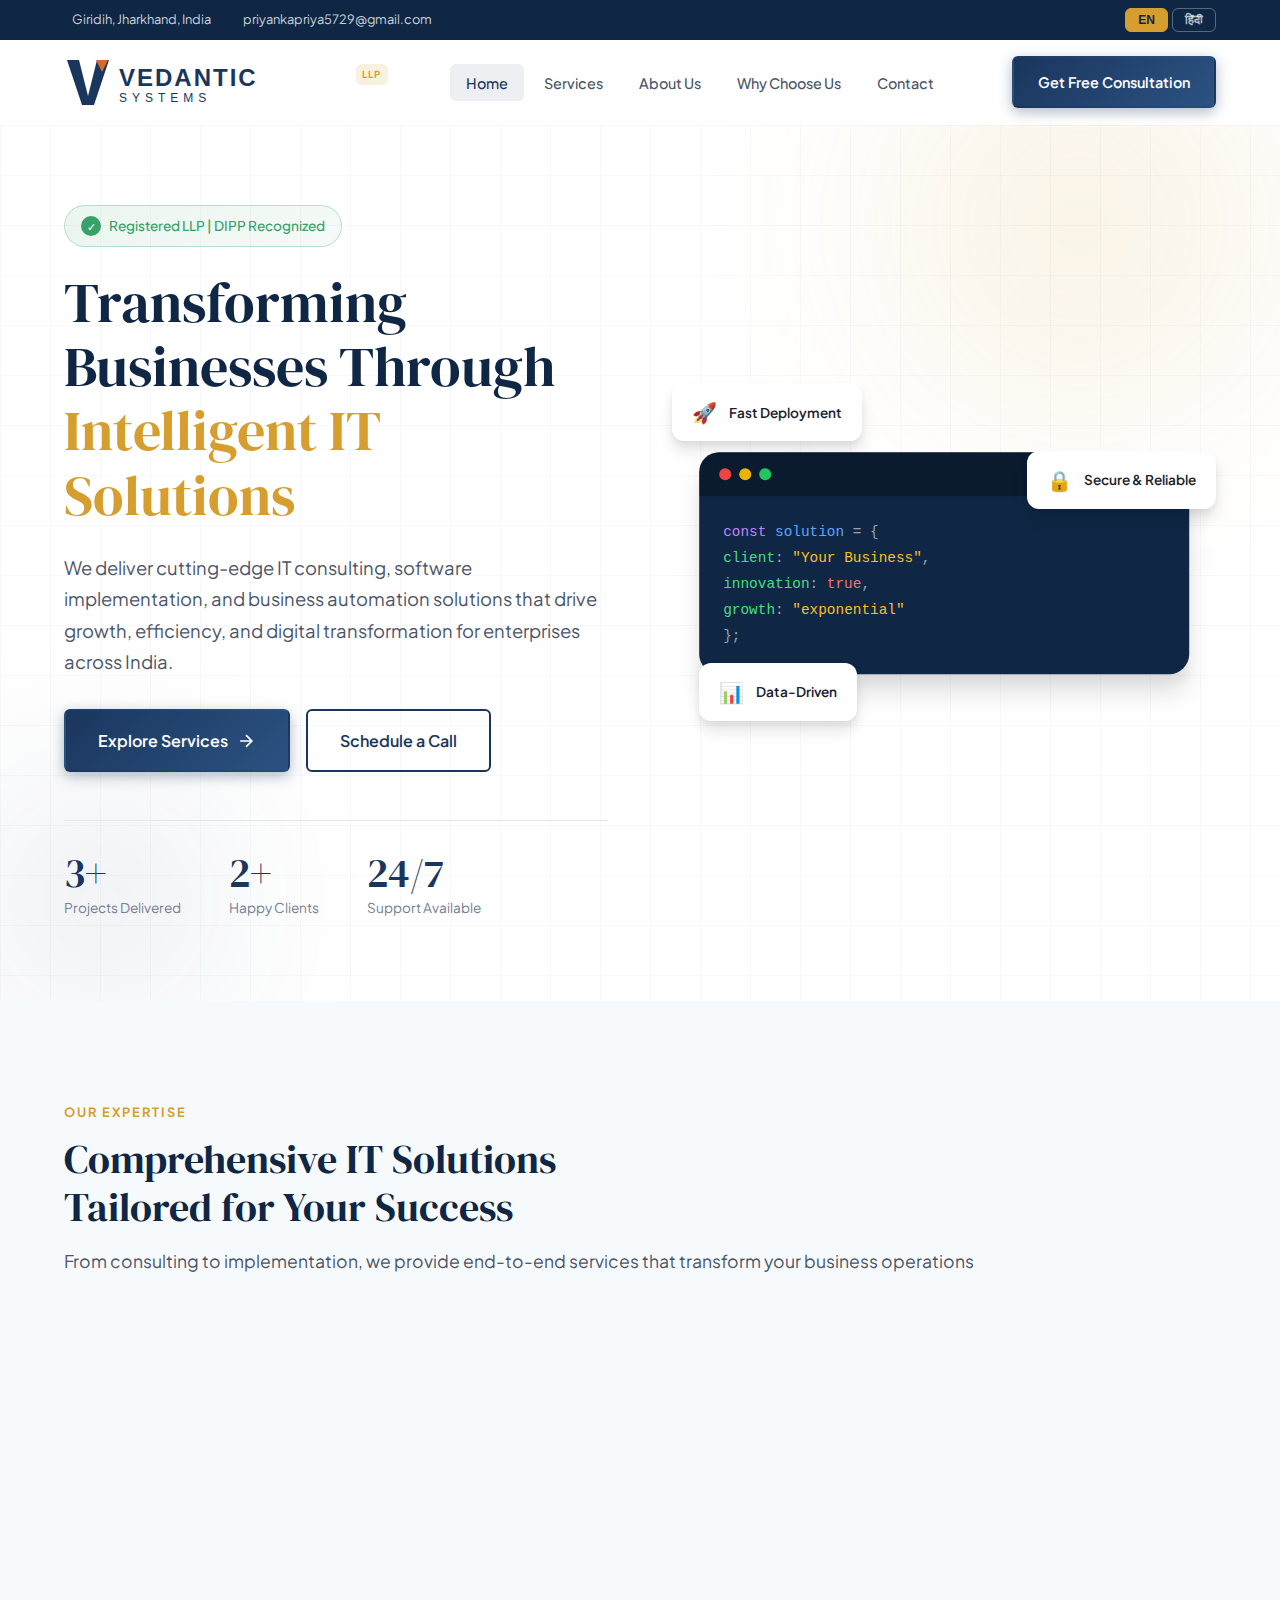
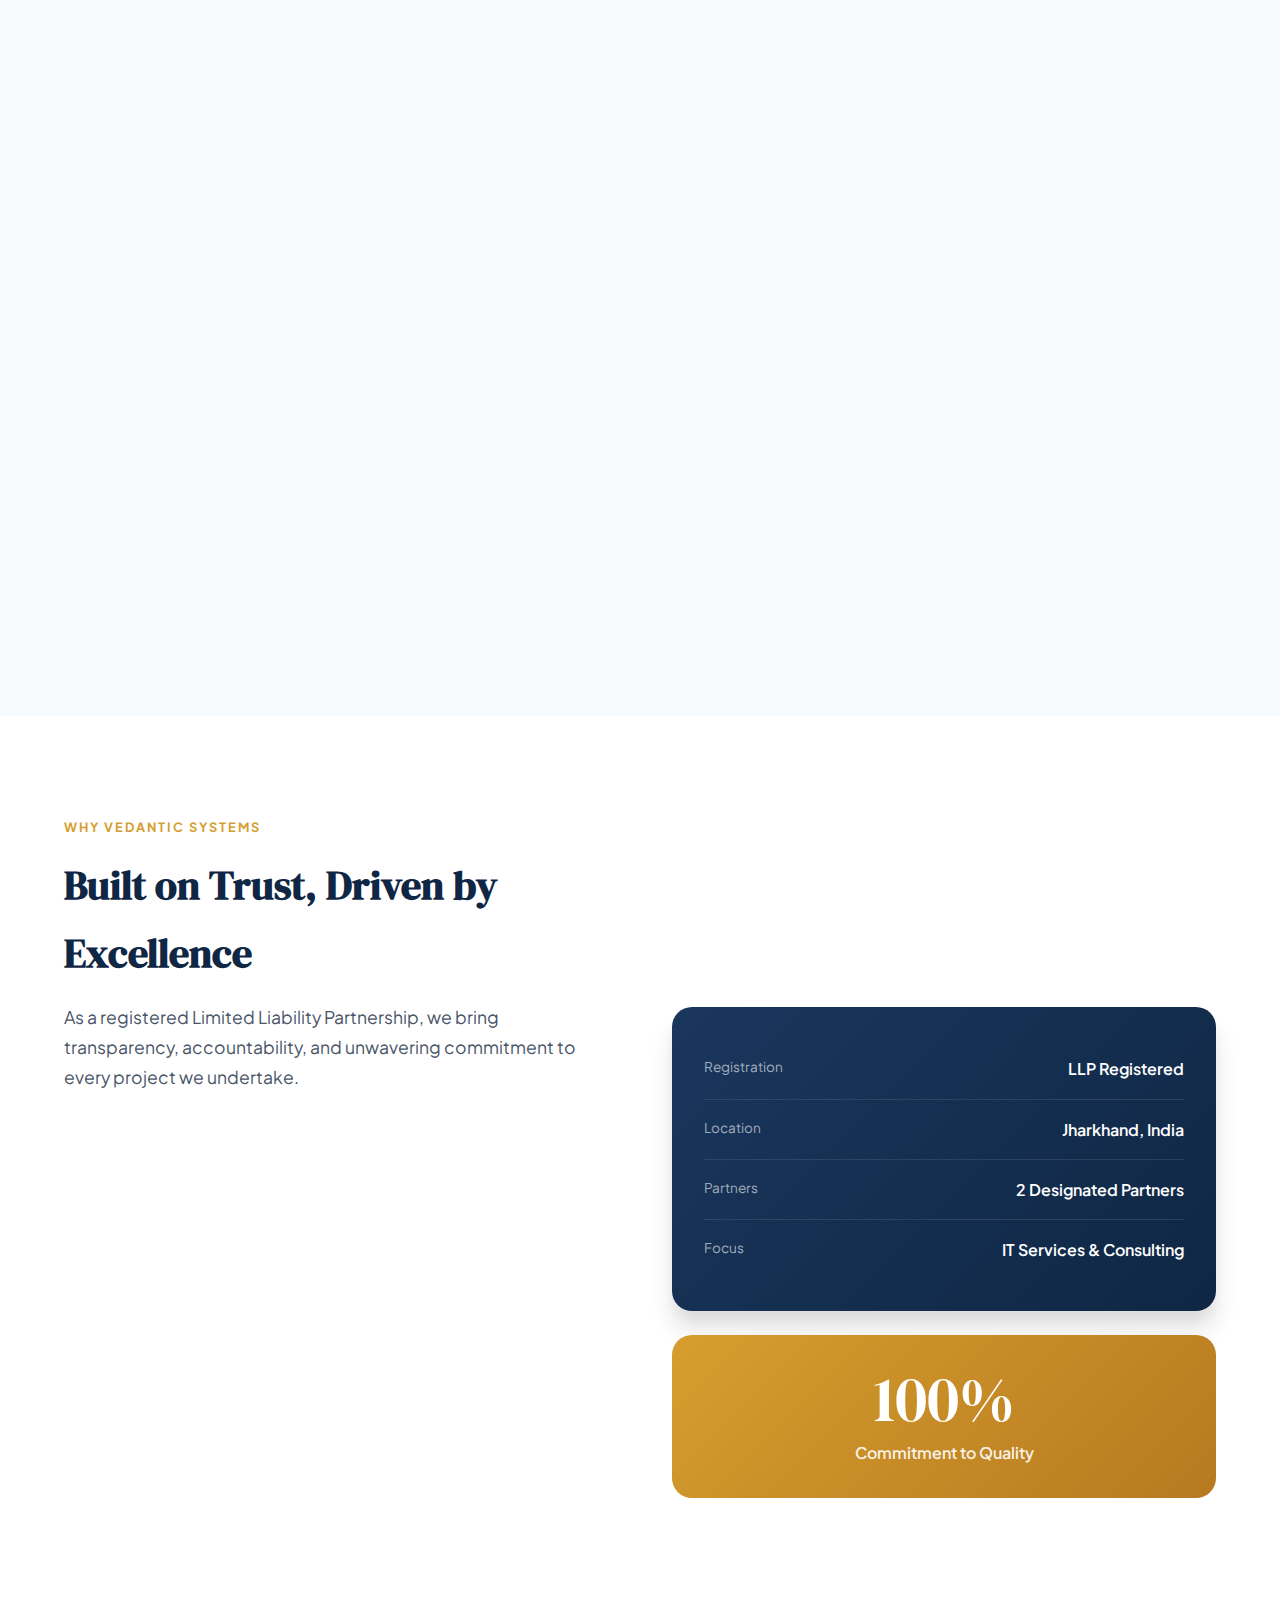
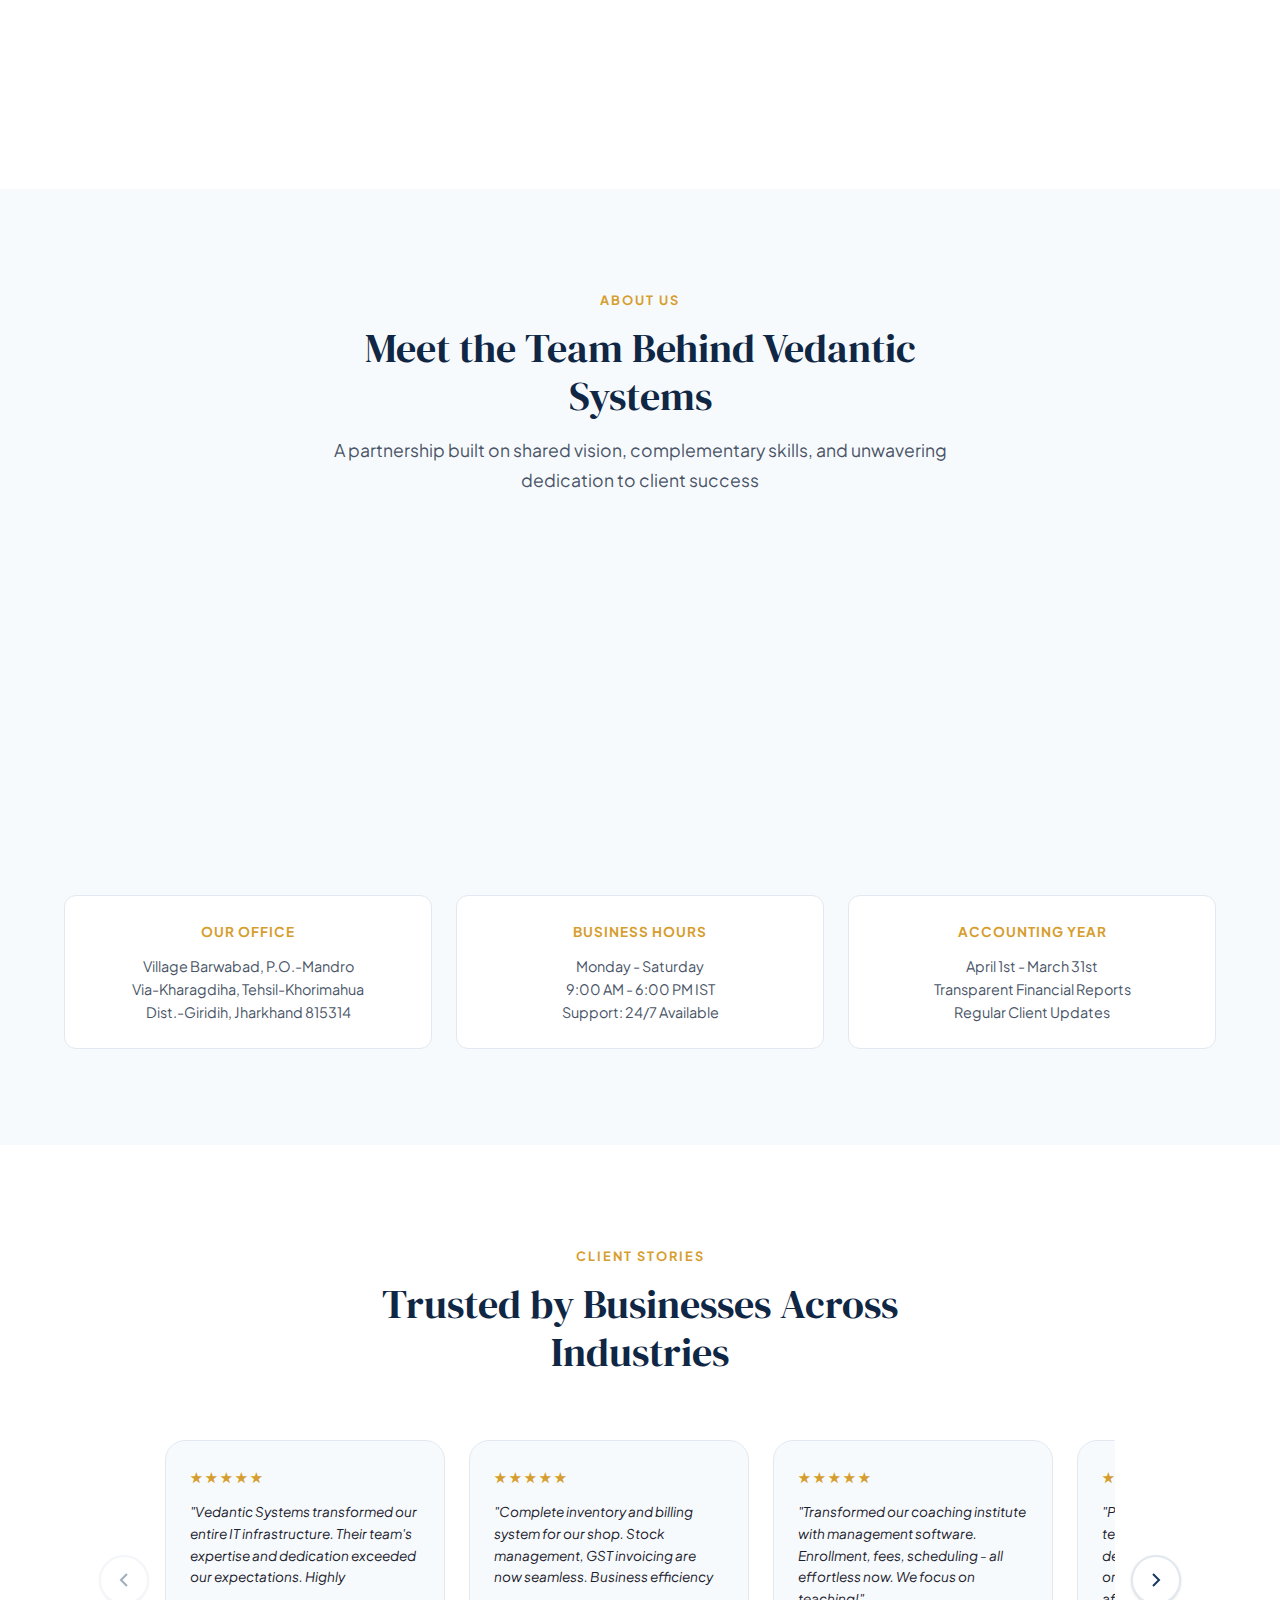
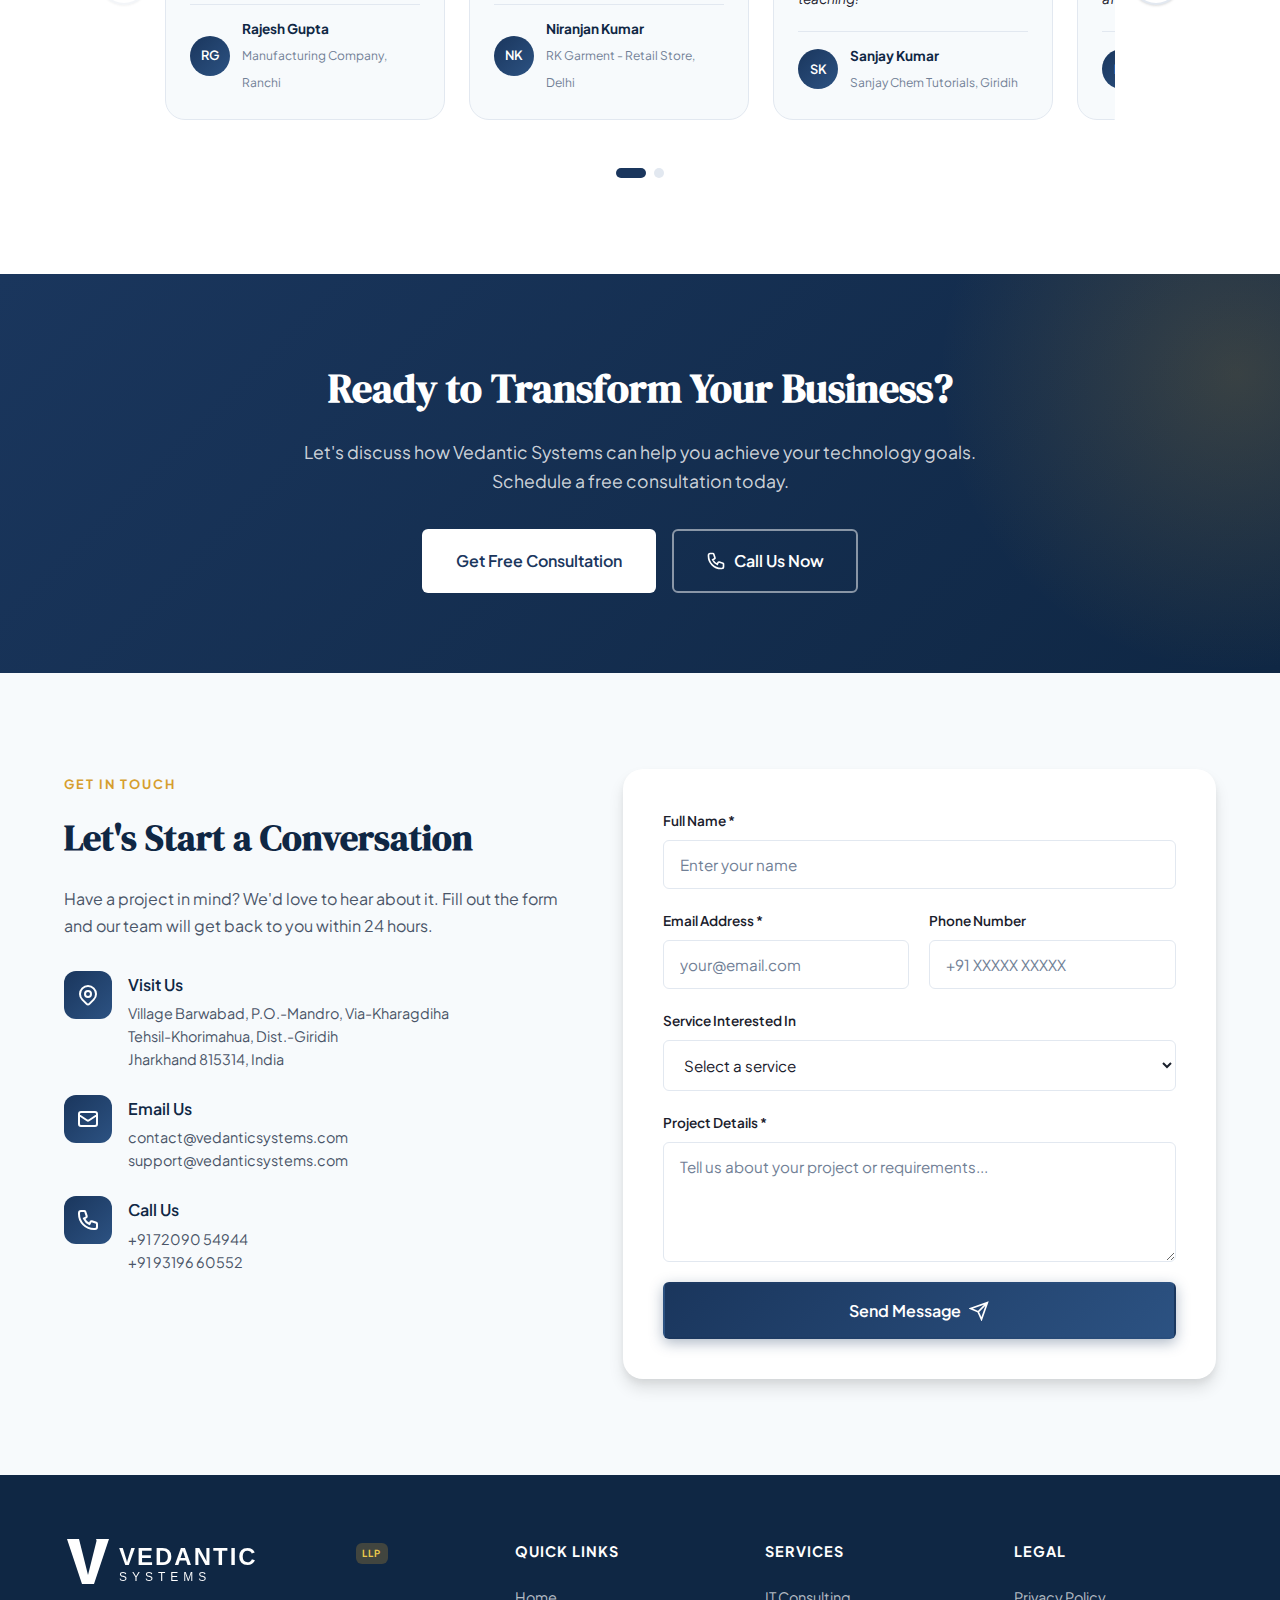
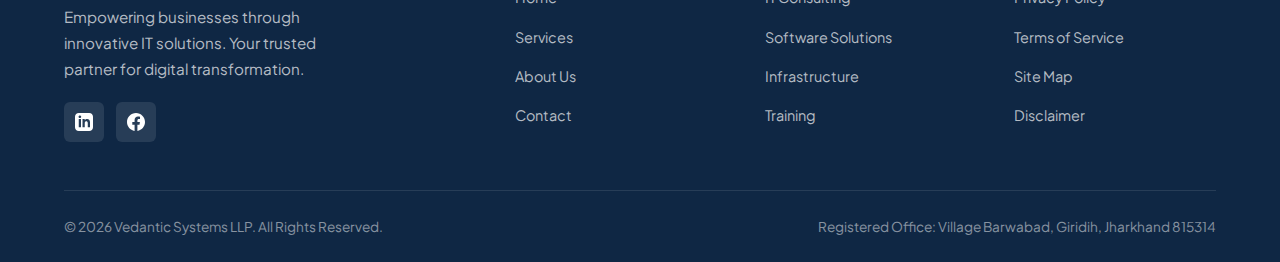
<file: index.html>
<!DOCTYPE html>
<html lang="en">
<head>
    <meta charset="UTF-8">
    <meta name="viewport" content="width=device-width, initial-scale=1.0">
    <title>Vedantic Systems LLP | IT Consulting & Solutions</title>
    <link rel="stylesheet" href="styles.css">
    <link rel="preconnect" href="https://fonts.googleapis.com">
    <link rel="preconnect" href="https://fonts.gstatic.com" crossorigin>
    <link href="https://fonts.googleapis.com/css2?family=DM+Serif+Display&family=Plus+Jakarta+Sans:wght@300;400;500;600;700&display=swap" rel="stylesheet">
</head>
<body>
    <!-- Top Bar -->
    <div class="top-bar">
        <div class="container">
            <div class="top-bar-left">
                <span><i class="icon-location"></i> Giridih, Jharkhand, India</span>
                <span><i class="icon-mail"></i> priyankapriya5729@gmail.com</span>
            </div>
            <div class="top-bar-right">
                <div class="lang-selector">
                    <button class="active" data-lang="en">EN</button>
                    <button data-lang="hi">हिंदी</button>
                </div>
            </div>
        </div>
    </div>

    <!-- Header -->
    <header class="main-header">
        <div class="container">
            <a href="#home" class="logo">
                <img src="logo.svg" alt="Vedantic Systems" class="logo-img">
                <span class="llp-badge">LLP</span>
            </a>
            <nav class="main-nav">
                <ul>
                    <li><a href="#home" class="active" data-translate="navHome">Home</a></li>
                    <li><a href="#services" data-translate="navServices">Services</a></li>
                    <li><a href="#about" data-translate="navAbout">About Us</a></li>
                    <li><a href="#why-us" data-translate="navWhyUs">Why Choose Us</a></li>
                    <li><a href="#contact" data-translate="navContact">Contact</a></li>
                </ul>
            </nav>
            <a href="#contact" class="btn btn-primary" data-translate="getFreeConsultation">Get Free Consultation</a>
            <button class="mobile-menu-btn" aria-label="Menu">
                <span></span>
                <span></span>
                <span></span>
            </button>
        </div>
    </header>

    <!-- Hero Section -->
    <section id="home" class="hero">
        <div class="hero-bg">
            <div class="grid-pattern"></div>
            <div class="gradient-orb orb-1"></div>
            <div class="gradient-orb orb-2"></div>
        </div>
        <div class="container">
            <div class="hero-content">
                <div class="trust-badge">
                    <span class="badge-icon">✓</span>
                    <span data-translate="heroTag">Registered LLP | DIPP Recognized</span>
                </div>
                <h1 data-translate="heroTitle">Transforming Businesses Through <span class="highlight">Intelligent IT Solutions</span></h1>
                <p data-translate="heroDesc">We deliver cutting-edge IT consulting, software implementation, and business automation solutions that drive growth, efficiency, and digital transformation for enterprises across India.</p>
                <div class="hero-cta">
                    <a href="#services" class="btn btn-primary btn-lg">
                        <span data-translate="exploreServices">Explore Services</span>
                        <svg width="20" height="20" viewBox="0 0 24 24" fill="none" stroke="currentColor" stroke-width="2">
                            <path d="M5 12h14M12 5l7 7-7 7"/>
                        </svg>
                    </a>
                    <a href="#contact" class="btn btn-outline btn-lg" data-translate="scheduleCall">Schedule a Call</a>
                </div>
                <div class="hero-stats">
                    <div class="stat">
                        <span class="stat-number">10+</span>
                        <span class="stat-label" data-translate="projectsDelivered">Projects Delivered</span>
                    </div>
                    <div class="stat">
                        <span class="stat-number" id="happyClientsCount">0+</span>
                        <span class="stat-label" data-translate="happyClients">Happy Clients</span>
                    </div>
                    <div class="stat">
                        <span class="stat-number">24/7</span>
                        <span class="stat-label" data-translate="supportAvailable">Support Available</span>
                    </div>
                </div>
            </div>
            <div class="hero-visual">
                <div class="visual-card main-card">
                    <div class="card-header">
                        <span class="dot red"></span>
                        <span class="dot yellow"></span>
                        <span class="dot green"></span>
                    </div>
                    <div class="code-block">
                        <span class="code-line"><span class="keyword">const</span> <span class="var">solution</span> = {</span>
                        <span class="code-line">  <span class="prop">client</span>: <span class="string">"Your Business"</span>,</span>
                        <span class="code-line">  <span class="prop">innovation</span>: <span class="bool">true</span>,</span>
                        <span class="code-line">  <span class="prop">growth</span>: <span class="string">"exponential"</span></span>
                        <span class="code-line">};</span>
                    </div>
                </div>
                <div class="floating-element elem-1">
                    <span class="elem-icon">🚀</span>
                    <span>Fast Deployment</span>
                </div>
                <div class="floating-element elem-2">
                    <span class="elem-icon">🔒</span>
                    <span>Secure & Reliable</span>
                </div>
                <div class="floating-element elem-3">
                    <span class="elem-icon">📊</span>
                    <span>Data-Driven</span>
                </div>
            </div>
        </div>
    </section>

    <!-- Services Section -->
    <section id="services" class="services">
        <div class="container">
            <div class="section-header">
                <span class="section-tag" data-translate="servicesTag">Our Expertise</span>
                <h2 data-translate="servicesTitle">Comprehensive IT Solutions <br>Tailored for Your Success</h2>
                <p data-translate="servicesDesc">From consulting to implementation, we provide end-to-end services that transform your business operations</p>
            </div>
            <div class="services-grid">
                <div class="service-card featured">
                    <div class="service-icon">
                        <svg viewBox="0 0 24 24" fill="none" stroke="currentColor" stroke-width="1.5">
                            <path d="M9.75 17L9 20l-1 1h8l-1-1-.75-3M3 13h18M5 17h14a2 2 0 002-2V5a2 2 0 00-2-2H5a2 2 0 00-2 2v10a2 2 0 002 2z"/>
                        </svg>
                    </div>
                    <h3>IT Consulting & Advisory</h3>
                    <p>Strategic technology guidance to align your IT infrastructure with business goals. We analyze, plan, and recommend solutions that maximize ROI.</p>
                    <ul class="service-features">
                        <li>Technology Assessment</li>
                        <li>Digital Strategy Planning</li>
                        <li>IT Roadmap Development</li>
                    </ul>
                    <a href="#contact" class="service-link">Learn More →</a>
                </div>
                <div class="service-card">
                    <div class="service-icon">
                        <svg viewBox="0 0 24 24" fill="none" stroke="currentColor" stroke-width="1.5">
                            <path d="M10 20l4-16m4 4l4 4-4 4M6 16l-4-4 4-4"/>
                        </svg>
                    </div>
                    <h3>Software Implementation</h3>
                    <p>Seamless deployment of enterprise software solutions with minimal disruption to your operations.</p>
                    <ul class="service-features">
                        <li>ERP Implementation</li>
                        <li>CRM Solutions</li>
                        <li>Custom Software</li>
                    </ul>
                    <a href="#contact" class="service-link">Learn More →</a>
                </div>
                <div class="service-card">
                    <div class="service-icon">
                        <svg viewBox="0 0 24 24" fill="none" stroke="currentColor" stroke-width="1.5">
                            <path d="M9 12l2 2 4-4m5.618-4.016A11.955 11.955 0 0112 2.944a11.955 11.955 0 01-8.618 3.04A12.02 12.02 0 003 9c0 5.591 3.824 10.29 9 11.622 5.176-1.332 9-6.03 9-11.622 0-1.042-.133-2.052-.382-3.016z"/>
                        </svg>
                    </div>
                    <h3>IT Managed Services</h3>
                    <p>End-to-end IT management so you can focus on your core business activities.</p>
                    <ul class="service-features">
                        <li>24/7 Monitoring</li>
                        <li>Maintenance & Support</li>
                        <li>Disaster Recovery</li>
                    </ul>
                    <a href="#contact" class="service-link">Learn More →</a>
                </div>
                <div class="service-card">
                    <div class="service-icon">
                        <svg viewBox="0 0 24 24" fill="none" stroke="currentColor" stroke-width="1.5">
                            <path d="M12 6.253v13m0-13C10.832 5.477 9.246 5 7.5 5S4.168 5.477 3 6.253v13C4.168 18.477 5.754 18 7.5 18s3.332.477 4.5 1.253m0-13C13.168 5.477 14.754 5 16.5 5c1.747 0 3.332.477 4.5 1.253v13C19.832 18.477 18.247 18 16.5 18c-1.746 0-3.332.477-4.5 1.253"/>
                        </svg>
                    </div>
                    <h3>IT Training & Development</h3>
                    <p>Empower your team with the skills they need to leverage technology effectively.</p>
                    <ul class="service-features">
                        <li>Corporate Training</li>
                        <li>Skill Development</li>
                        <li>Certification Programs</li>
                    </ul>
                    <a href="#contact" class="service-link">Learn More →</a>
                </div>
                <div class="service-card">
                    <div class="service-icon">
                        <svg viewBox="0 0 24 24" fill="none" stroke="currentColor" stroke-width="1.5">
                            <path d="M4 4v5h.582m15.356 2A8.001 8.001 0 004.582 9m0 0H9m11 11v-5h-.581m0 0a8.003 8.003 0 01-15.357-2m15.357 2H15"/>
                        </svg>
                    </div>
                    <h3>Business Automation</h3>
                    <p>Streamline operations with intelligent automation that reduces costs and increases efficiency.</p>
                    <ul class="service-features">
                        <li>Process Automation</li>
                        <li>Workflow Optimization</li>
                        <li>RPA Solutions</li>
                    </ul>
                    <a href="#contact" class="service-link">Learn More →</a>
                </div>
            </div>
        </div>
    </section>

    <!-- Why Choose Us Section -->
    <section id="why-us" class="why-us">
        <div class="container">
            <div class="why-us-grid">
                <div class="why-us-content">
                    <span class="section-tag" data-translate="whyUsTag">Why Vedantic Systems</span>
                    <h2 data-translate="whyUsTitle">Built on Trust, Driven by Excellence</h2>
                    <p data-translate="whyUsDesc">As a registered Limited Liability Partnership, we bring transparency, accountability, and unwavering commitment to every project we undertake.</p>
                    
                    <div class="trust-points">
                        <div class="trust-point">
                            <div class="trust-icon">
                                <svg viewBox="0 0 24 24" fill="none" stroke="currentColor" stroke-width="2">
                                    <path d="M9 12l2 2 4-4m6 2a9 9 0 11-18 0 9 9 0 0118 0z"/>
                                </svg>
                            </div>
                            <div class="trust-text">
                                <h4>Legally Registered LLP</h4>
                                <p>Incorporated under the LLP Act with full legal compliance and government recognition.</p>
                            </div>
                        </div>
                        <div class="trust-point">
                            <div class="trust-icon">
                                <svg viewBox="0 0 24 24" fill="none" stroke="currentColor" stroke-width="2">
                                    <path d="M17 20h5v-2a3 3 0 00-5.356-1.857M17 20H7m10 0v-2c0-.656-.126-1.283-.356-1.857M7 20H2v-2a3 3 0 015.356-1.857M7 20v-2c0-.656.126-1.283.356-1.857m0 0a5.002 5.002 0 019.288 0M15 7a3 3 0 11-6 0 3 3 0 016 0zm6 3a2 2 0 11-4 0 2 2 0 014 0zM7 10a2 2 0 11-4 0 2 2 0 014 0z"/>
                                </svg>
                            </div>
                            <div class="trust-text">
                                <h4>Expert Partnership</h4>
                                <p>Led by dedicated professionals with equal stake and commitment to your success.</p>
                            </div>
                        </div>
                        <div class="trust-point">
                            <div class="trust-icon">
                                <svg viewBox="0 0 24 24" fill="none" stroke="currentColor" stroke-width="2">
                                    <path d="M12 8c-1.657 0-3 .895-3 2s1.343 2 3 2 3 .895 3 2-1.343 2-3 2m0-8c1.11 0 2.08.402 2.599 1M12 8V7m0 1v8m0 0v1m0-1c-1.11 0-2.08-.402-2.599-1M21 12a9 9 0 11-18 0 9 9 0 0118 0z"/>
                                </svg>
                            </div>
                            <div class="trust-text">
                                <h4>Transparent Pricing</h4>
                                <p>No hidden costs. Clear proposals with detailed breakdowns and milestone-based payments.</p>
                            </div>
                        </div>
                        <div class="trust-point">
                            <div class="trust-icon">
                                <svg viewBox="0 0 24 24" fill="none" stroke="currentColor" stroke-width="2">
                                    <path d="M9 12l2 2 4-4m5.618-4.016A11.955 11.955 0 0112 2.944a11.955 11.955 0 01-8.618 3.04A12.02 12.02 0 003 9c0 5.591 3.824 10.29 9 11.622 5.176-1.332 9-6.03 9-11.622 0-1.042-.133-2.052-.382-3.016z"/>
                                </svg>
                            </div>
                            <div class="trust-text">
                                <h4>Data Security Assured</h4>
                                <p>Your business data is protected with enterprise-grade security measures and NDA compliance.</p>
                            </div>
                        </div>
                    </div>
                </div>
                <div class="why-us-visual">
                    <div class="credentials-card">
                        <div class="credential">
                            <span class="credential-label">Registration</span>
                            <span class="credential-value">LLP Registered</span>
                        </div>
                        <div class="credential">
                            <span class="credential-label">Location</span>
                            <span class="credential-value">Jharkhand, India</span>
                        </div>
                        <div class="credential">
                            <span class="credential-label">Partners</span>
                            <span class="credential-value">2 Designated Partners</span>
                        </div>
                        <div class="credential">
                            <span class="credential-label">Focus</span>
                            <span class="credential-value">IT Services & Consulting</span>
                        </div>
                    </div>
                    <div class="commitment-badge">
                        <div class="badge-inner">
                            <span class="badge-percent">100%</span>
                            <span class="badge-text">Commitment to Quality</span>
                        </div>
                    </div>
                </div>
            </div>
        </div>
    </section>

    <!-- About Section -->
    <section id="about" class="about">
        <div class="container">
            <div class="section-header center">
                <span class="section-tag" data-translate="aboutTag">About Us</span>
                <h2 data-translate="aboutTitle">Meet the Team Behind Vedantic Systems</h2>
                <p data-translate="aboutDesc">A partnership built on shared vision, complementary skills, and unwavering dedication to client success</p>
            </div>
            <div class="partners-grid">
                <div class="partner-card">
                    <div class="partner-image">
                        <div class="partner-initial">PK</div>
                    </div>
                    <div class="partner-info">
                        <h3>Priyanka Kumari</h3>
                        <span class="partner-role">Designated Partner</span>
                        <p>Strategic leader with expertise in business development and client relations. Ensures every project aligns with client objectives and delivers measurable outcomes.</p>
                        <div class="partner-focus">
                            <span>Business Strategy</span>
                            <span>Client Relations</span>
                            <span>Operations</span>
                        </div>
                    </div>
                </div>
                <div class="partner-card">
                    <div class="partner-image">
                        <div class="partner-initial">IR</div>
                    </div>
                    <div class="partner-info">
                        <h3>Indradeo Rajak</h3>
                        <span class="partner-role">Designated Partner</span>
                        <p>Technology expert driving innovation and technical excellence. Leads solution architecture and ensures delivery of robust, scalable IT solutions.</p>
                        <div class="partner-focus">
                            <span>Technology</span>
                            <span>Solution Design</span>
                            <span>Innovation</span>
                        </div>
                    </div>
                </div>
            </div>
            <div class="company-info">
                <div class="info-card">
                    <h4>Our Office</h4>
                    <p>Village Barwabad, P.O.-Mandro<br>Via-Kharagdiha, Tehsil-Khorimahua<br>Dist.-Giridih, Jharkhand 815314</p>
                </div>
                <div class="info-card">
                    <h4>Business Hours</h4>
                    <p>Monday - Saturday<br>9:00 AM - 6:00 PM IST<br>Support: 24/7 Available</p>
                </div>
                <div class="info-card">
                    <h4>Accounting Year</h4>
                    <p>April 1st - March 31st<br>Transparent Financial Reports<br>Regular Client Updates</p>
                </div>
            </div>
        </div>
    </section>

    <!-- Testimonials -->
    <section class="testimonials">
        <div class="container">
            <div class="section-header center">
                <span class="section-tag" data-translate="testimonialsTag">Client Stories</span>
                <h2 data-translate="testimonialsTitle">Trusted by Businesses Across Industries</h2>
            </div>
            
            <!-- Carousel Container -->
            <div class="testimonial-carousel">
                <!-- Left Arrow -->
                <button class="carousel-btn carousel-btn-left" aria-label="Previous testimonial">
                    <svg width="24" height="24" viewBox="0 0 24 24" fill="none" stroke="currentColor" stroke-width="2">
                        <path d="M15 18l-6-6 6-6"/>
                    </svg>
                </button>
                
                <!-- Carousel Track -->
                <div class="carousel-viewport">
                    <div class="carousel-track" id="testimonialTrack">
                        <!-- Testimonials will be loaded dynamically -->
                    </div>
                </div>
                
                <!-- Right Arrow -->
                <button class="carousel-btn carousel-btn-right" aria-label="Next testimonial">
                    <svg width="24" height="24" viewBox="0 0 24 24" fill="none" stroke="currentColor" stroke-width="2">
                        <path d="M9 18l6-6-6-6"/>
                    </svg>
                </button>
            </div>
            
            <!-- Carousel Dots -->
            <div class="carousel-dots"></div>
        </div>
    </section>

    <!-- CTA Section -->
    <section class="cta-section">
        <div class="container">
            <div class="cta-content">
                <h2 data-translate="ctaTitle">Ready to Transform Your Business?</h2>
                <p data-translate="ctaDesc">Let's discuss how Vedantic Systems can help you achieve your technology goals. Schedule a free consultation today.</p>
                <div class="cta-buttons">
                    <a href="#contact" class="btn btn-white btn-lg" data-translate="getFreeConsultation">Get Free Consultation</a>
                    <a href="tel:+917209054944" class="btn btn-outline-white btn-lg">
                        <svg width="20" height="20" viewBox="0 0 24 24" fill="none" stroke="currentColor" stroke-width="2">
                            <path d="M3 5a2 2 0 012-2h3.28a1 1 0 01.948.684l1.498 4.493a1 1 0 01-.502 1.21l-2.257 1.13a11.042 11.042 0 005.516 5.516l1.13-2.257a1 1 0 011.21-.502l4.493 1.498a1 1 0 01.684.949V19a2 2 0 01-2 2h-1C9.716 21 3 14.284 3 6V5z"/>
                        </svg>
                        <span data-translate="callUsNow">Call Us Now</span>
                    </a>
                </div>
            </div>
        </div>
    </section>

    <!-- Contact Section -->
    <section id="contact" class="contact">
        <div class="container">
            <div class="contact-grid">
                <div class="contact-info">
                    <span class="section-tag" data-translate="contactTag">Get In Touch</span>
                    <h2 data-translate="contactTitle">Let's Start a Conversation</h2>
                    <p data-translate="contactDesc">Have a project in mind? We'd love to hear about it. Fill out the form and our team will get back to you within 24 hours.</p>
                    
                    <div class="contact-details">
                        <div class="contact-item">
                            <div class="contact-icon">
                                <svg viewBox="0 0 24 24" fill="none" stroke="currentColor" stroke-width="2">
                                    <path d="M17.657 16.657L13.414 20.9a1.998 1.998 0 01-2.827 0l-4.244-4.243a8 8 0 1111.314 0z"/>
                                    <path d="M15 11a3 3 0 11-6 0 3 3 0 016 0z"/>
                                </svg>
                            </div>
                            <div>
                                <h4>Visit Us</h4>
                                <p>Village Barwabad, P.O.-Mandro, Via-Kharagdiha<br>Tehsil-Khorimahua, Dist.-Giridih<br>Jharkhand 815314, India</p>
                            </div>
                        </div>
                        <div class="contact-item">
                            <div class="contact-icon">
                                <svg viewBox="0 0 24 24" fill="none" stroke="currentColor" stroke-width="2">
                                    <path d="M3 8l7.89 5.26a2 2 0 002.22 0L21 8M5 19h14a2 2 0 002-2V7a2 2 0 00-2-2H5a2 2 0 00-2 2v10a2 2 0 002 2z"/>
                                </svg>
                            </div>
                            <div>
                                <h4>Email Us</h4>
                                <p>contact@vedanticsystems.com<br>support@vedanticsystems.com</p>
                            </div>
                        </div>
                        <div class="contact-item">
                            <div class="contact-icon">
                                <svg viewBox="0 0 24 24" fill="none" stroke="currentColor" stroke-width="2">
                                    <path d="M3 5a2 2 0 012-2h3.28a1 1 0 01.948.684l1.498 4.493a1 1 0 01-.502 1.21l-2.257 1.13a11.042 11.042 0 005.516 5.516l1.13-2.257a1 1 0 011.21-.502l4.493 1.498a1 1 0 01.684.949V19a2 2 0 01-2 2h-1C9.716 21 3 14.284 3 6V5z"/>
                                </svg>
                            </div>
                            <div>
                                <h4>Call Us</h4>
                                <p>+91&nbsp;72090&nbsp;54944<br>+91&nbsp;93196&nbsp;60552</p>
                            </div>
                        </div>
                    </div>
                </div>
                <div class="contact-form-wrapper">
                    <!-- ============================================
                         TO CHANGE EMAIL: Replace 'contact@vedanticsystems.com' 
                         in the form action below with your email address
                         ============================================ -->
                    <form class="contact-form" id="contactForm" 
                          action="https://formsubmit.co/priyankapriya5729@gmail.com" 
                          method="POST">
                        <!-- FormSubmit Configuration -->
                        <input type="hidden" name="_subject" value="New Inquiry from Vedantic Systems Website">
                        <input type="hidden" name="_captcha" value="false">
                        <input type="hidden" name="_template" value="table">
                        <input type="hidden" name="_next" value="https://priyankapriya5729-eng.github.io/vedantic-systems-llp/thank-you.html">
                        
                        <div class="form-group">
                            <label for="name">Full Name *</label>
                            <input type="text" id="name" name="name" required placeholder="Enter your name">
                        </div>
                        <div class="form-row">
                            <div class="form-group">
                                <label for="email">Email Address *</label>
                                <input type="email" id="email" name="email" required placeholder="your@email.com">
                            </div>
                            <div class="form-group">
                                <label for="phone">Phone Number</label>
                                <input type="tel" id="phone" name="phone" placeholder="+91 XXXXX XXXXX">
                            </div>
                        </div>
                        <div class="form-group">
                            <label for="service">Service Interested In</label>
                            <select id="service" name="service">
                                <option value="">Select a service</option>
                                <option value="consulting">IT Consulting & Advisory</option>
                                <option value="software">Software Implementation</option>
                                <option value="infrastructure">IT Infrastructure Planning</option>
                                <option value="training">IT Training & Development</option>
                                <option value="automation">Business Automation</option>
                                <option value="managed">IT Managed Services</option>
                                <option value="other">Other</option>
                            </select>
                        </div>
                        <div class="form-group">
                            <label for="message">Project Details *</label>
                            <textarea id="message" name="message" rows="4" required placeholder="Tell us about your project or requirements..."></textarea>
                        </div>
                        <button type="submit" class="btn btn-primary btn-lg btn-block">
                            <span data-translate="sendMessage">Send Message</span>
                            <svg width="20" height="20" viewBox="0 0 24 24" fill="none" stroke="currentColor" stroke-width="2">
                                <path d="M22 2L11 13M22 2l-7 20-4-9-9-4 20-7z"/>
                            </svg>
                        </button>
                    </form>
                </div>
            </div>
        </div>
    </section>

    <!-- Footer -->
    <footer class="main-footer">
        <div class="container">
            <div class="footer-grid">
                <div class="footer-brand">
                    <div class="logo footer-logo">
                        <img src="logo.svg" alt="Vedantic Systems" class="logo-img logo-img-light">
                        <span class="llp-badge">LLP</span>
                    </div>
                    <p>Empowering businesses through innovative IT solutions. Your trusted partner for digital transformation.</p>
                    <div class="social-links">
                        <a href="https://in.linkedin.com/" target="_blank" rel="noopener noreferrer" aria-label="LinkedIn" class="social-link">
                            <svg viewBox="0 0 24 24" fill="currentColor"><path d="M19 0h-14c-2.761 0-5 2.239-5 5v14c0 2.761 2.239 5 5 5h14c2.762 0 5-2.239 5-5v-14c0-2.761-2.238-5-5-5zm-11 19h-3v-11h3v11zm-1.5-12.268c-.966 0-1.75-.79-1.75-1.764s.784-1.764 1.75-1.764 1.75.79 1.75 1.764-.783 1.764-1.75 1.764zm13.5 12.268h-3v-5.604c0-3.368-4-3.113-4 0v5.604h-3v-11h3v1.765c1.396-2.586 7-2.777 7 2.476v6.759z"/></svg>
                        </a>
                        <a href="https://www.facebook.com/" target="_blank" rel="noopener noreferrer" aria-label="Facebook" class="social-link">
                            <svg viewBox="0 0 24 24" fill="currentColor"><path d="M24 12.073c0-6.627-5.373-12-12-12s-12 5.373-12 12c0 5.99 4.388 10.954 10.125 11.854v-8.385H7.078v-3.47h3.047V9.43c0-3.007 1.792-4.669 4.533-4.669 1.312 0 2.686.235 2.686.235v2.953H15.83c-1.491 0-1.956.925-1.956 1.874v2.25h3.328l-.532 3.47h-2.796v8.385C19.612 23.027 24 18.062 24 12.073z"/></svg>
                        </a>
                    </div>
                </div>
                <div class="footer-links">
                    <h4>Quick Links</h4>
                    <ul>
                        <li><a href="#home">Home</a></li>
                        <li><a href="#services">Services</a></li>
                        <li><a href="#about">About Us</a></li>
                        <li><a href="#contact">Contact</a></li>
                    </ul>
                </div>
                <div class="footer-links">
                    <h4>Services</h4>
                    <ul>
                        <li><a href="#services">IT Consulting</a></li>
                        <li><a href="#services">Software Solutions</a></li>
                        <li><a href="#services">Infrastructure</a></li>
                        <li><a href="#services">Training</a></li>
                    </ul>
                </div>
                <div class="footer-links">
                    <h4>Legal</h4>
                    <ul>
                        <li><a href="#">Privacy Policy</a></li>
                        <li><a href="#">Terms of Service</a></li>
                        <li><a href="#">Site Map</a></li>
                        <li><a href="#">Disclaimer</a></li>
                    </ul>
                </div>
            </div>
            <div class="footer-bottom">
                <p>© 2026 Vedantic Systems LLP. All Rights Reserved.</p>
                <p>Registered Office: Village Barwabad, Giridih, Jharkhand 815314</p>
            </div>
        </div>
    </footer>

    <script src="script.js"></script>
</body>
</html>
</file>
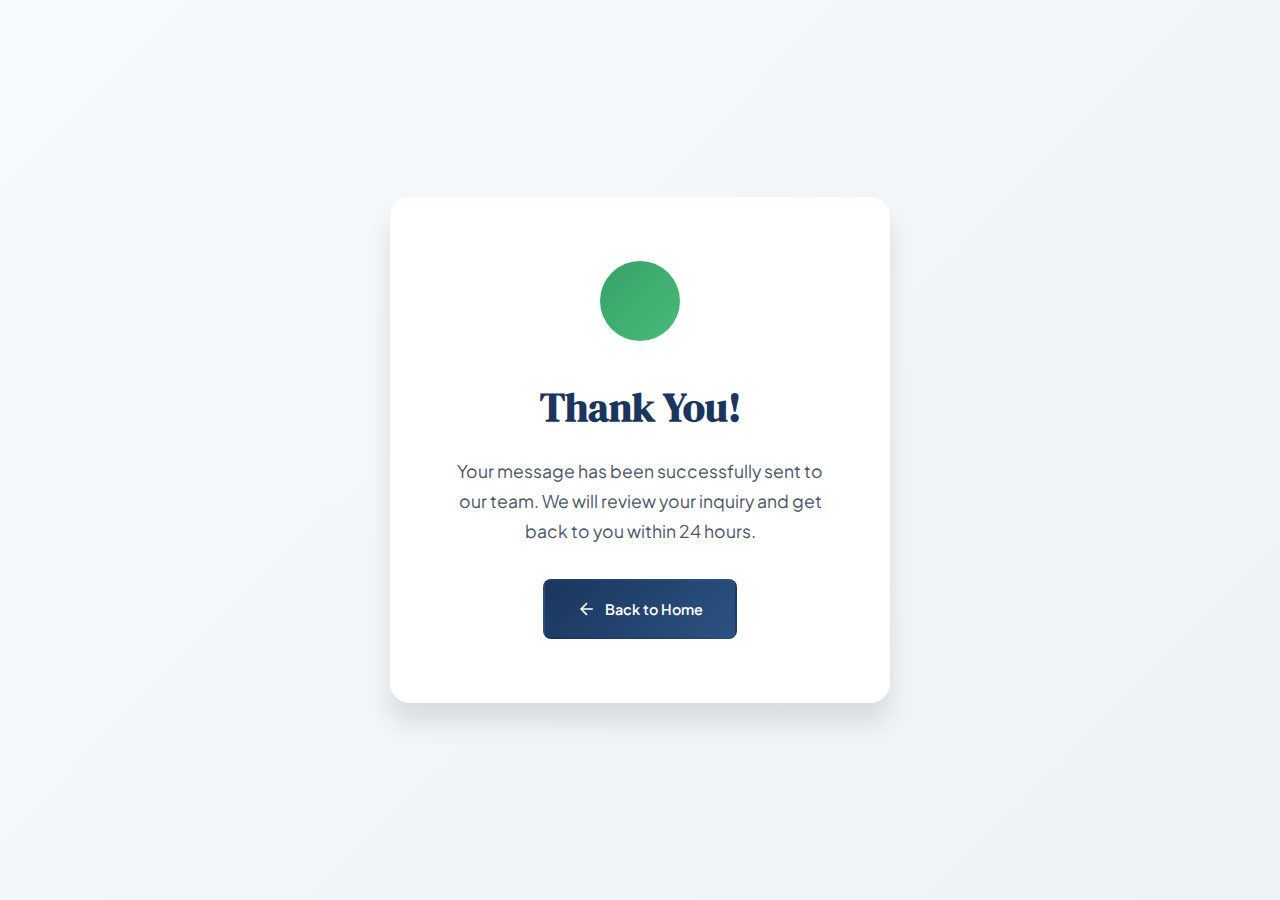
<file: thank-you.html>
<!DOCTYPE html>
<html lang="en">
<head>
    <meta charset="UTF-8">
    <meta name="viewport" content="width=device-width, initial-scale=1.0">
    <title>Thank You | Vedantic Systems LLP</title>
    <link rel="stylesheet" href="styles.css">
    <link rel="preconnect" href="https://fonts.googleapis.com">
    <link rel="preconnect" href="https://fonts.gstatic.com" crossorigin>
    <link href="https://fonts.googleapis.com/css2?family=DM+Serif+Display&family=Plus+Jakarta+Sans:wght@300;400;500;600;700&display=swap" rel="stylesheet">
    <style>
        .thank-you-page {
            min-height: 100vh;
            display: flex;
            align-items: center;
            justify-content: center;
            background: linear-gradient(135deg, #f7fafc 0%, #edf2f7 100%);
            padding: 2rem;
        }
        .thank-you-card {
            background: white;
            padding: 4rem;
            border-radius: 20px;
            box-shadow: 0 20px 25px rgba(0,0,0,0.1);
            text-align: center;
            max-width: 500px;
        }
        .success-icon {
            width: 80px;
            height: 80px;
            background: linear-gradient(135deg, #38a169, #48bb78);
            border-radius: 50%;
            display: flex;
            align-items: center;
            justify-content: center;
            margin: 0 auto 2rem;
            animation: scaleIn 0.5s ease-out;
        }
        .success-icon svg {
            width: 40px;
            height: 40px;
            stroke: white;
            stroke-width: 3;
        }
        .thank-you-card h1 {
            font-family: 'DM Serif Display', serif;
            font-size: 2.5rem;
            color: #1a365d;
            margin-bottom: 1rem;
        }
        .thank-you-card p {
            color: #4a5568;
            font-size: 1.1rem;
            margin-bottom: 2rem;
            line-height: 1.7;
        }
        .thank-you-card .btn {
            display: inline-flex;
            align-items: center;
            gap: 0.5rem;
            padding: 1rem 2rem;
            background: linear-gradient(135deg, #1a365d, #2c5282);
            color: white;
            border-radius: 8px;
            font-weight: 600;
            text-decoration: none;
            transition: transform 0.3s ease, box-shadow 0.3s ease;
        }
        .thank-you-card .btn:hover {
            transform: translateY(-2px);
            box-shadow: 0 6px 20px rgba(26, 54, 93, 0.4);
        }
        @keyframes scaleIn {
            0% { transform: scale(0); }
            50% { transform: scale(1.1); }
            100% { transform: scale(1); }
        }
        .checkmark {
            stroke-dasharray: 50;
            stroke-dashoffset: 50;
            animation: drawCheck 0.5s ease-out 0.3s forwards;
        }
        @keyframes drawCheck {
            to { stroke-dashoffset: 0; }
        }
    </style>
</head>
<body>
    <div class="thank-you-page">
        <div class="thank-you-card">
            <div class="success-icon">
                <svg viewBox="0 0 24 24" fill="none">
                    <path class="checkmark" d="M5 13l4 4L19 7" stroke-linecap="round" stroke-linejoin="round"/>
                </svg>
            </div>
            <h1>Thank You!</h1>
            <p>Your message has been successfully sent to our team. We will review your inquiry and get back to you within 24 hours.</p>
            <a href="index.html" class="btn">
                <svg width="20" height="20" viewBox="0 0 24 24" fill="none" stroke="currentColor" stroke-width="2">
                    <path d="M19 12H5M12 19l-7-7 7-7"/>
                </svg>
                Back to Home
            </a>
        </div>
    </div>
</body>
</html>
</file>
<file: styles.css>
/* ============================================
   VEDANTIC SYSTEMS LLP - Company Profile
   Professional IT Consulting Website
   Color: Deep Navy & Amber Gold
   ============================================ */

/* CSS Variables */
:root {
    --color-primary: #1a365d;
    --color-primary-dark: #0f2744;
    --color-primary-light: #2c5282;
    --color-accent: #d69e2e;
    --color-accent-light: #ecc94b;
    --color-accent-dark: #b7791f;
    --color-success: #38a169;
    --color-text: #1a202c;
    --color-text-light: #4a5568;
    --color-text-muted: #718096;
    --color-bg: #ffffff;
    --color-bg-alt: #f7fafc;
    --color-bg-dark: #edf2f7;
    --color-border: #e2e8f0;
    --shadow-sm: 0 1px 3px rgba(0,0,0,0.08), 0 1px 2px rgba(0,0,0,0.06);
    --shadow-md: 0 4px 6px rgba(0,0,0,0.07), 0 2px 4px rgba(0,0,0,0.06);
    --shadow-lg: 0 10px 15px rgba(0,0,0,0.1), 0 4px 6px rgba(0,0,0,0.05);
    --shadow-xl: 0 20px 25px rgba(0,0,0,0.1), 0 10px 10px rgba(0,0,0,0.04);
    --radius-sm: 6px;
    --radius-md: 12px;
    --radius-lg: 20px;
    --radius-full: 9999px;
    --font-display: 'DM Serif Display', Georgia, serif;
    --font-body: 'Plus Jakarta Sans', -apple-system, BlinkMacSystemFont, sans-serif;
    --transition: all 0.3s cubic-bezier(0.4, 0, 0.2, 1);
    --container-max: 1200px;
}

/* Reset */
*, *::before, *::after {
    margin: 0;
    padding: 0;
    box-sizing: border-box;
}

html {
    scroll-behavior: smooth;
    scroll-padding-top: 80px;
}

body {
    font-family: var(--font-body);
    font-size: 16px;
    line-height: 1.7;
    color: var(--color-text);
    background-color: var(--color-bg);
    -webkit-font-smoothing: antialiased;
    -moz-osx-font-smoothing: grayscale;
}

a {
    text-decoration: none;
    color: inherit;
    transition: var(--transition);
}

img {
    max-width: 100%;
    height: auto;
    display: block;
}

ul {
    list-style: none;
}

.container {
    max-width: var(--container-max);
    margin: 0 auto;
    padding: 0 1.5rem;
}

/* ============================================
   TOP BAR
   ============================================ */
.top-bar {
    background: var(--color-primary-dark);
    padding: 0.5rem 0;
    font-size: 0.8rem;
}

.top-bar .container {
    display: flex;
    justify-content: space-between;
    align-items: center;
}

.top-bar-left {
    display: flex;
    gap: 1.5rem;
    color: rgba(255,255,255,0.8);
}

.top-bar-left span {
    display: flex;
    align-items: center;
    gap: 0.5rem;
}

.lang-selector {
    display: flex;
    gap: 0.25rem;
}

.lang-selector button {
    padding: 0.25rem 0.75rem;
    background: transparent;
    border: 1px solid rgba(255,255,255,0.3);
    color: rgba(255,255,255,0.7);
    font-size: 0.75rem;
    font-weight: 600;
    cursor: pointer;
    border-radius: var(--radius-sm);
    transition: var(--transition);
}

.lang-selector button:hover,
.lang-selector button.active {
    background: var(--color-accent);
    border-color: var(--color-accent);
    color: var(--color-primary-dark);
}

/* ============================================
   HEADER
   ============================================ */
.main-header {
    background: var(--color-bg);
    padding: 1rem 0;
    position: sticky;
    top: 0;
    z-index: 1000;
    transition: var(--transition);
    border-bottom: 1px solid transparent;
}

.main-header.scrolled {
    box-shadow: var(--shadow-md);
    border-bottom-color: var(--color-border);
}

.main-header .container {
    display: flex;
    align-items: center;
    justify-content: space-between;
    gap: 2rem;
}

.logo {
    display: flex;
    align-items: center;
    gap: 0.75rem;
    text-decoration: none;
}

.logo-img {
    height: 45px;
    width: auto;
}

.logo-img-light {
    filter: brightness(0) invert(1);
}

.logo-mark {
    width: 48px;
    height: 48px;
    background: linear-gradient(135deg, var(--color-primary), var(--color-primary-light));
    border-radius: var(--radius-md);
    display: flex;
    flex-direction: column;
    align-items: center;
    justify-content: center;
    position: relative;
    overflow: hidden;
}

.logo-mark.light {
    background: rgba(255,255,255,0.1);
}

.logo-mark .v-letter {
    font-family: var(--font-display);
    font-size: 1.5rem;
    font-weight: 700;
    color: var(--color-bg);
    line-height: 1;
}

.logo-mark .infinity {
    font-size: 0.7rem;
    color: var(--color-accent);
    margin-top: -4px;
}

.logo-text h1,
.logo-text h3 {
    font-family: var(--font-display);
    font-size: 1.35rem;
    font-weight: 400;
    color: var(--color-primary-dark);
    line-height: 1.1;
}

.llp-badge {
    font-family: var(--font-body);
    font-size: 0.6rem;
    font-weight: 700;
    color: var(--color-accent);
    background: rgba(214, 158, 46, 0.15);
    padding: 0.15rem 0.4rem;
    border-radius: var(--radius-sm);
    letter-spacing: 1px;
    align-self: flex-start;
    margin-top: 0.25rem;
}

.footer-logo .llp-badge {
    color: var(--color-accent-light);
    background: rgba(214, 158, 46, 0.25);
}

.main-nav ul {
    display: flex;
    gap: 0.25rem;
}

.main-nav a {
    padding: 0.6rem 1rem;
    font-size: 0.9rem;
    font-weight: 500;
    color: var(--color-text-light);
    border-radius: var(--radius-sm);
}

.main-nav a:hover {
    color: var(--color-primary);
    background: var(--color-bg-alt);
}

.main-nav a.active {
    color: var(--color-primary);
    background: rgba(26, 54, 93, 0.08);
}

.mobile-menu-btn {
    display: none;
    flex-direction: column;
    gap: 5px;
    padding: 0.5rem;
    background: none;
    border: none;
    cursor: pointer;
}

.mobile-menu-btn span {
    width: 24px;
    height: 2px;
    background: var(--color-primary);
    transition: var(--transition);
}

/* ============================================
   BUTTONS
   ============================================ */
.btn {
    display: inline-flex;
    align-items: center;
    justify-content: center;
    gap: 0.5rem;
    padding: 0.75rem 1.5rem;
    font-family: var(--font-body);
    font-size: 0.9rem;
    font-weight: 600;
    border-radius: var(--radius-sm);
    cursor: pointer;
    transition: var(--transition);
    border: 2px solid transparent;
    white-space: nowrap;
}

.btn-primary {
    background: linear-gradient(135deg, var(--color-primary), var(--color-primary-light));
    color: var(--color-bg);
    box-shadow: 0 4px 14px rgba(26, 54, 93, 0.35);
}

.btn-primary:hover {
    transform: translateY(-2px);
    box-shadow: 0 6px 20px rgba(26, 54, 93, 0.45);
}

.btn-outline {
    background: transparent;
    color: var(--color-primary);
    border-color: var(--color-primary);
}

.btn-outline:hover {
    background: var(--color-primary);
    color: var(--color-bg);
}

.btn-white {
    background: var(--color-bg);
    color: var(--color-primary);
}

.btn-white:hover {
    background: var(--color-bg-alt);
    transform: translateY(-2px);
}

.btn-outline-white {
    background: transparent;
    color: var(--color-bg);
    border-color: rgba(255,255,255,0.5);
}

.btn-outline-white:hover {
    background: rgba(255,255,255,0.1);
    border-color: var(--color-bg);
}

.btn-lg {
    padding: 1rem 2rem;
    font-size: 1rem;
}

.btn-block {
    width: 100%;
}

/* ============================================
   HERO SECTION
   ============================================ */
.hero {
    position: relative;
    padding: 5rem 0;
    overflow: hidden;
    min-height: calc(100vh - 150px);
    display: flex;
    align-items: center;
}

.hero-bg {
    position: absolute;
    inset: 0;
    z-index: 0;
}

.grid-pattern {
    position: absolute;
    inset: 0;
    background-image: 
        linear-gradient(rgba(26, 54, 93, 0.03) 1px, transparent 1px),
        linear-gradient(90deg, rgba(26, 54, 93, 0.03) 1px, transparent 1px);
    background-size: 50px 50px;
}

.gradient-orb {
    position: absolute;
    border-radius: 50%;
    filter: blur(80px);
    opacity: 0.5;
}

.orb-1 {
    width: 600px;
    height: 600px;
    background: radial-gradient(circle, rgba(214, 158, 46, 0.3), transparent 70%);
    top: -200px;
    right: -100px;
}

.orb-2 {
    width: 400px;
    height: 400px;
    background: radial-gradient(circle, rgba(26, 54, 93, 0.2), transparent 70%);
    bottom: -100px;
    left: -100px;
}

.hero .container {
    position: relative;
    z-index: 1;
    display: grid;
    grid-template-columns: 1fr 1fr;
    gap: 4rem;
    align-items: center;
}

.trust-badge {
    display: inline-flex;
    align-items: center;
    gap: 0.5rem;
    background: linear-gradient(135deg, rgba(56, 161, 105, 0.1), rgba(56, 161, 105, 0.05));
    border: 1px solid rgba(56, 161, 105, 0.3);
    padding: 0.5rem 1rem;
    border-radius: var(--radius-full);
    margin-bottom: 1.5rem;
    font-size: 0.85rem;
    color: var(--color-success);
    font-weight: 500;
}

.badge-icon {
    width: 20px;
    height: 20px;
    background: var(--color-success);
    border-radius: 50%;
    display: flex;
    align-items: center;
    justify-content: center;
    color: white;
    font-size: 0.7rem;
}

.hero-content h1 {
    font-family: var(--font-display);
    font-size: 3.5rem;
    font-weight: 400;
    line-height: 1.15;
    color: var(--color-primary-dark);
    margin-bottom: 1.5rem;
}

.hero-content h1 .highlight {
    color: var(--color-accent);
    position: relative;
    display: inline-block;
}

.hero-content > p {
    font-size: 1.15rem;
    color: var(--color-text-light);
    margin-bottom: 2rem;
    max-width: 540px;
}

.hero-cta {
    display: flex;
    gap: 1rem;
    margin-bottom: 3rem;
}

.hero-stats {
    display: flex;
    gap: 3rem;
    padding-top: 2rem;
    border-top: 1px solid var(--color-border);
}

.stat {
    text-align: left;
}

.stat-number {
    display: block;
    font-family: var(--font-display);
    font-size: 2.5rem;
    color: var(--color-primary);
    line-height: 1;
}

.stat-label {
    font-size: 0.85rem;
    color: var(--color-text-muted);
    margin-top: 0.25rem;
}

/* Hero Visual */
.hero-visual {
    position: relative;
    height: 450px;
}

.visual-card {
    position: absolute;
    background: var(--color-primary-dark);
    border-radius: var(--radius-lg);
    overflow: hidden;
    box-shadow: var(--shadow-xl);
}

.main-card {
    width: 90%;
    top: 50%;
    left: 50%;
    transform: translate(-50%, -50%);
}

.card-header {
    display: flex;
    gap: 0.5rem;
    padding: 1rem 1.25rem;
    background: rgba(0,0,0,0.3);
}

.dot {
    width: 12px;
    height: 12px;
    border-radius: 50%;
}

.dot.red { background: #ef4444; }
.dot.yellow { background: #eab308; }
.dot.green { background: #22c55e; }

.code-block {
    padding: 1.5rem;
    font-family: 'Monaco', 'Consolas', monospace;
    font-size: 0.9rem;
    line-height: 1.8;
}

.code-line {
    display: block;
    color: #94a3b8;
}

.keyword { color: #c084fc; }
.var { color: #60a5fa; }
.prop { color: #4ade80; }
.string { color: #fbbf24; }
.bool { color: #f87171; }

.floating-element {
    position: absolute;
    background: var(--color-bg);
    padding: 0.75rem 1.25rem;
    border-radius: var(--radius-md);
    box-shadow: var(--shadow-lg);
    display: flex;
    align-items: center;
    gap: 0.75rem;
    font-size: 0.85rem;
    font-weight: 600;
    color: var(--color-text);
    animation: float 6s ease-in-out infinite;
    z-index: 10;
}

.elem-icon {
    font-size: 1.25rem;
}

.elem-1 {
    top: 10%;
    left: 0;
    animation-delay: 0s;
}

.elem-2 {
    top: 25%;
    right: 0;
    animation-delay: 2s;
}

.elem-3 {
    bottom: 15%;
    left: 5%;
    animation-delay: 4s;
}

@keyframes float {
    0%, 100% { transform: translateY(0); }
    50% { transform: translateY(-12px); }
}

/* ============================================
   SECTION STYLES
   ============================================ */
.section-header {
    margin-bottom: 3rem;
}

.section-header.center {
    text-align: center;
    max-width: 700px;
    margin-left: auto;
    margin-right: auto;
}

.section-tag {
    display: inline-block;
    font-size: 0.8rem;
    font-weight: 700;
    text-transform: uppercase;
    letter-spacing: 2px;
    color: var(--color-accent);
    margin-bottom: 0.75rem;
}

.section-header h2 {
    font-family: var(--font-display);
    font-size: 2.5rem;
    font-weight: 400;
    color: var(--color-primary-dark);
    line-height: 1.2;
    margin-bottom: 1rem;
}

.section-header > p {
    font-size: 1.1rem;
    color: var(--color-text-light);
}

/* ============================================
   SERVICES SECTION
   ============================================ */
.services {
    padding: 6rem 0;
    background: var(--color-bg-alt);
}

.services-grid {
    display: grid;
    grid-template-columns: repeat(3, 1fr);
    gap: 1.5rem;
}


.service-card {
    background: var(--color-bg);
    padding: 2rem;
    border-radius: var(--radius-lg);
    box-shadow: var(--shadow-sm);
    transition: var(--transition);
    border: 1px solid var(--color-border);
    opacity: 0;
    transform: translateY(20px);
}

.service-card.animate-in {
    opacity: 1;
    transform: translateY(0);
}

.service-card:hover {
    transform: translateY(-8px);
    box-shadow: var(--shadow-xl);
    border-color: rgba(214, 158, 46, 0.3);
}

.service-card.featured {
    background: linear-gradient(135deg, var(--color-primary), var(--color-primary-light));
    border: none;
    grid-row: span 2;
}

.service-card.featured .service-icon svg {
    stroke: var(--color-accent);
}

.service-card.featured h3,
.service-card.featured p,
.service-card.featured li {
    color: rgba(255,255,255,0.9);
}

.service-card.featured h3 {
    color: var(--color-bg);
}

.service-card.featured .service-link {
    color: var(--color-accent);
}

.service-icon {
    width: 56px;
    height: 56px;
    background: rgba(26, 54, 93, 0.08);
    border-radius: var(--radius-md);
    display: flex;
    align-items: center;
    justify-content: center;
    margin-bottom: 1.25rem;
}

.service-card.featured .service-icon {
    background: rgba(255,255,255,0.1);
}

.service-icon svg {
    width: 28px;
    height: 28px;
    stroke: var(--color-primary);
}

.service-card h3 {
    font-family: var(--font-display);
    font-size: 1.25rem;
    color: var(--color-primary-dark);
    margin-bottom: 0.75rem;
}

.service-card > p {
    font-size: 0.9rem;
    color: var(--color-text-light);
    margin-bottom: 1.25rem;
}

.service-features {
    margin-bottom: 1.5rem;
}

.service-features li {
    font-size: 0.85rem;
    color: var(--color-text-muted);
    padding: 0.35rem 0;
    padding-left: 1.25rem;
    position: relative;
}

.service-features li::before {
    content: '✓';
    position: absolute;
    left: 0;
    color: var(--color-accent);
    font-weight: bold;
}

.service-link {
    font-size: 0.9rem;
    font-weight: 600;
    color: var(--color-primary);
    display: inline-flex;
    align-items: center;
}

.service-link:hover {
    color: var(--color-accent);
}

/* ============================================
   WHY US SECTION
   ============================================ */
.why-us {
    padding: 6rem 0;
    background: var(--color-bg);
}

.why-us-grid {
    display: grid;
    grid-template-columns: 1fr 1fr;
    gap: 4rem;
    align-items: center;
}

.why-us-content h2 {
    font-family: var(--font-display);
    font-size: 2.5rem;
    color: var(--color-primary-dark);
    margin-bottom: 1rem;
}

.why-us-content > p {
    font-size: 1.1rem;
    color: var(--color-text-light);
    margin-bottom: 2.5rem;
}

.trust-points {
    display: flex;
    flex-direction: column;
    gap: 1.5rem;
}

.trust-point {
    display: flex;
    gap: 1rem;
    padding: 1.25rem;
    background: var(--color-bg-alt);
    border-radius: var(--radius-md);
    border: 1px solid var(--color-border);
    transition: var(--transition);
    opacity: 0;
    transform: translateX(-20px);
}

.trust-point.animate-in {
    opacity: 1;
    transform: translateX(0);
}

.trust-point:hover {
    border-color: var(--color-accent);
    box-shadow: var(--shadow-md);
}

.trust-icon {
    width: 48px;
    height: 48px;
    background: linear-gradient(135deg, var(--color-primary), var(--color-primary-light));
    border-radius: var(--radius-md);
    display: flex;
    align-items: center;
    justify-content: center;
    flex-shrink: 0;
}

.trust-icon svg {
    width: 24px;
    height: 24px;
    stroke: var(--color-bg);
}

.trust-text h4 {
    font-size: 1rem;
    font-weight: 600;
    color: var(--color-primary-dark);
    margin-bottom: 0.25rem;
}

.trust-text p {
    font-size: 0.9rem;
    color: var(--color-text-light);
}

/* Why Us Visual */
.why-us-visual {
    position: relative;
    display: flex;
    flex-direction: column;
    gap: 1.5rem;
}

.credentials-card {
    background: linear-gradient(135deg, var(--color-primary), var(--color-primary-dark));
    padding: 2rem;
    border-radius: var(--radius-lg);
    box-shadow: var(--shadow-xl);
}

.credential {
    display: flex;
    justify-content: space-between;
    padding: 1rem 0;
    border-bottom: 1px solid rgba(255,255,255,0.1);
}

.credential:last-child {
    border-bottom: none;
}

.credential-label {
    font-size: 0.85rem;
    color: rgba(255,255,255,0.6);
}

.credential-value {
    font-weight: 600;
    color: var(--color-bg);
}

.commitment-badge {
    background: linear-gradient(135deg, var(--color-accent), var(--color-accent-dark));
    padding: 2rem;
    border-radius: var(--radius-lg);
    text-align: center;
}

.badge-inner {
    display: flex;
    flex-direction: column;
    align-items: center;
}

.badge-percent {
    font-family: var(--font-display);
    font-size: 4rem;
    color: var(--color-bg);
    line-height: 1;
}

.badge-text {
    font-size: 1rem;
    font-weight: 600;
    color: rgba(255,255,255,0.9);
    margin-top: 0.5rem;
}

/* ============================================
   ABOUT SECTION
   ============================================ */
.about {
    padding: 6rem 0;
    background: var(--color-bg-alt);
}

.partners-grid {
    display: grid;
    grid-template-columns: repeat(2, 1fr);
    gap: 2rem;
    margin-bottom: 3rem;
}

.partner-card {
    background: var(--color-bg);
    border-radius: var(--radius-lg);
    overflow: hidden;
    box-shadow: var(--shadow-md);
    display: flex;
    transition: var(--transition);
    opacity: 0;
    transform: translateY(20px);
}

.partner-card.animate-in {
    opacity: 1;
    transform: translateY(0);
}

.partner-card:hover {
    box-shadow: var(--shadow-xl);
}

.partner-image {
    width: 180px;
    background: linear-gradient(135deg, var(--color-primary), var(--color-primary-light));
    display: flex;
    align-items: center;
    justify-content: center;
    flex-shrink: 0;
}

.partner-initial {
    font-family: var(--font-display);
    font-size: 3.5rem;
    color: var(--color-bg);
    opacity: 0.9;
}

.partner-info {
    padding: 1.5rem;
}

.partner-info h3 {
    font-family: var(--font-display);
    font-size: 1.35rem;
    color: var(--color-primary-dark);
    margin-bottom: 0.25rem;
}

.partner-role {
    font-size: 0.85rem;
    font-weight: 600;
    color: var(--color-accent);
    display: block;
    margin-bottom: 0.75rem;
}

.partner-info p {
    font-size: 0.9rem;
    color: var(--color-text-light);
    margin-bottom: 1rem;
}

.partner-focus {
    display: flex;
    flex-wrap: wrap;
    gap: 0.5rem;
}

.partner-focus span {
    font-size: 0.75rem;
    font-weight: 600;
    padding: 0.25rem 0.75rem;
    background: var(--color-bg-alt);
    border-radius: var(--radius-full);
    color: var(--color-text-muted);
}

.company-info {
    display: grid;
    grid-template-columns: repeat(3, 1fr);
    gap: 1.5rem;
}

.info-card {
    background: var(--color-bg);
    padding: 1.5rem;
    border-radius: var(--radius-md);
    text-align: center;
    border: 1px solid var(--color-border);
}

.info-card h4 {
    font-size: 0.85rem;
    font-weight: 700;
    text-transform: uppercase;
    letter-spacing: 1px;
    color: var(--color-accent);
    margin-bottom: 0.75rem;
}

.info-card p {
    font-size: 0.9rem;
    color: var(--color-text-light);
    line-height: 1.6;
}

/* ============================================
   TESTIMONIALS CAROUSEL
   ============================================ */
.testimonials {
    padding: 6rem 0;
    background: var(--color-bg);
    overflow: hidden;
}

/* Carousel Container */
.testimonial-carousel {
    position: relative;
    display: flex;
    align-items: center;
    justify-content: center;
    gap: 1rem;
    max-width: 100%;
    padding: 0 1rem;
}

.carousel-viewport {
    overflow: hidden;
    flex: 1;
    max-width: 950px;
    border-radius: var(--radius-lg);
}

.carousel-track {
    display: flex;
    gap: 24px;
    transition: transform 0.5s cubic-bezier(0.4, 0, 0.2, 1);
    padding: 1rem 0;
}

/* Carousel Navigation Buttons */
.carousel-btn {
    width: 50px;
    height: 50px;
    border-radius: 50%;
    border: 2px solid var(--color-border);
    background: var(--color-bg);
    color: var(--color-primary);
    cursor: pointer;
    display: flex;
    align-items: center;
    justify-content: center;
    transition: var(--transition);
    flex-shrink: 0;
    box-shadow: var(--shadow-sm);
    z-index: 10;
}

.carousel-btn:hover {
    background: var(--color-primary);
    color: var(--color-bg);
    border-color: var(--color-primary);
    box-shadow: var(--shadow-md);
}

.carousel-btn:disabled {
    opacity: 0.4;
    cursor: not-allowed;
}

.carousel-btn:disabled:hover {
    background: var(--color-bg);
    color: var(--color-primary);
    border-color: var(--color-border);
}

/* Carousel Dots */
.carousel-dots {
    display: flex;
    justify-content: center;
    gap: 0.5rem;
    margin-top: 2rem;
}

.carousel-dot {
    width: 10px;
    height: 10px;
    border-radius: 50%;
    background: var(--color-border);
    border: none;
    cursor: pointer;
    transition: var(--transition);
    padding: 0;
}

.carousel-dot:hover {
    background: var(--color-primary-light);
}

.carousel-dot.active {
    background: var(--color-primary);
    width: 30px;
    border-radius: 5px;
}

/* Testimonial Card - Square Design */
.testimonial-card {
    background: var(--color-bg-alt);
    padding: 1.5rem;
    border-radius: var(--radius-lg);
    border: 1px solid var(--color-border);
    transition: var(--transition);
    width: 280px;
    height: 280px;
    min-width: 280px;
    flex-shrink: 0;
    box-sizing: border-box;
    display: flex;
    flex-direction: column;
    justify-content: space-between;
}

.testimonial-card:hover {
    border-color: var(--color-accent);
    box-shadow: var(--shadow-md);
}

.testimonial-rating {
    color: var(--color-accent);
    font-size: 0.9rem;
    margin-bottom: 0.75rem;
    letter-spacing: 2px;
}

.testimonial-card > p {
    font-size: 0.85rem;
    color: var(--color-text);
    font-style: italic;
    margin-bottom: 1rem;
    line-height: 1.6;
    flex: 1;
    overflow: hidden;
    display: -webkit-box;
    -webkit-line-clamp: 5;
    -webkit-box-orient: vertical;
}

.testimonial-author {
    display: flex;
    align-items: center;
    gap: 0.75rem;
    margin-top: auto;
    padding-top: 0.75rem;
    border-top: 1px solid var(--color-border);
}

.author-avatar {
    width: 40px;
    height: 40px;
    background: linear-gradient(135deg, var(--color-primary), var(--color-primary-light));
    border-radius: 50%;
    display: flex;
    align-items: center;
    justify-content: center;
    color: var(--color-bg);
    font-weight: 600;
    font-size: 0.8rem;
    flex-shrink: 0;
}

.author-info strong {
    display: block;
    font-size: 0.85rem;
    color: var(--color-primary-dark);
}

.author-info span {
    font-size: 0.75rem;
    color: var(--color-text-muted);
}

/* Responsive Carousel */
@media (max-width: 1024px) {
    .testimonial-card {
        width: 260px;
        height: 260px;
        min-width: 260px;
    }
}

@media (max-width: 768px) {
    .testimonial-card {
        width: 250px;
        height: 250px;
        min-width: 250px;
    }
    
    .carousel-btn {
        width: 40px;
        height: 40px;
    }
    
    .testimonial-carousel {
        gap: 0.5rem;
    }
}

/* ============================================
   CTA SECTION
   ============================================ */
.cta-section {
    padding: 5rem 0;
    background: linear-gradient(135deg, var(--color-primary), var(--color-primary-dark));
    position: relative;
    overflow: hidden;
}

.cta-section::before {
    content: '';
    position: absolute;
    top: -50%;
    right: -20%;
    width: 600px;
    height: 600px;
    background: radial-gradient(circle, rgba(214, 158, 46, 0.2), transparent 70%);
    border-radius: 50%;
}

.cta-content {
    position: relative;
    text-align: center;
    max-width: 700px;
    margin: 0 auto;
}

.cta-content h2 {
    font-family: var(--font-display);
    font-size: 2.5rem;
    color: var(--color-bg);
    margin-bottom: 1rem;
}

.cta-content p {
    font-size: 1.1rem;
    color: rgba(255,255,255,0.8);
    margin-bottom: 2rem;
}

.cta-buttons {
    display: flex;
    justify-content: center;
    gap: 1rem;
}

/* ============================================
   CONTACT SECTION
   ============================================ */
.contact {
    padding: 6rem 0;
    background: var(--color-bg-alt);
}

.contact-grid {
    display: grid;
    grid-template-columns: 1fr 1.2fr;
    gap: 4rem;
}

.contact-info h2 {
    font-family: var(--font-display);
    font-size: 2.25rem;
    color: var(--color-primary-dark);
    margin-bottom: 1rem;
}

.contact-info > p {
    font-size: 1rem;
    color: var(--color-text-light);
    margin-bottom: 2rem;
}

.contact-details {
    display: flex;
    flex-direction: column;
    gap: 1.5rem;
}

.contact-item {
    display: flex;
    gap: 1rem;
}

.contact-icon {
    width: 48px;
    height: 48px;
    background: linear-gradient(135deg, var(--color-primary), var(--color-primary-light));
    border-radius: var(--radius-md);
    display: flex;
    align-items: center;
    justify-content: center;
    flex-shrink: 0;
}

.contact-icon svg {
    width: 24px;
    height: 24px;
    stroke: var(--color-bg);
}

.contact-item h4 {
    font-size: 1rem;
    font-weight: 600;
    color: var(--color-primary-dark);
    margin-bottom: 0.25rem;
}

.contact-item p {
    font-size: 0.9rem;
    color: var(--color-text-light);
    line-height: 1.6;
}

/* Contact Form */
.contact-form-wrapper {
    background: var(--color-bg);
    padding: 2.5rem;
    border-radius: var(--radius-lg);
    box-shadow: var(--shadow-lg);
}

.contact-form {
    display: flex;
    flex-direction: column;
    gap: 1.25rem;
}

.form-row {
    display: grid;
    grid-template-columns: 1fr 1fr;
    gap: 1.25rem;
}

.form-group {
    display: flex;
    flex-direction: column;
    gap: 0.5rem;
}

.form-group label {
    font-size: 0.85rem;
    font-weight: 600;
    color: var(--color-text);
}

.form-group input,
.form-group select,
.form-group textarea {
    padding: 0.875rem 1rem;
    border: 1px solid var(--color-border);
    border-radius: var(--radius-sm);
    font-family: var(--font-body);
    font-size: 0.95rem;
    color: var(--color-text);
    background: var(--color-bg);
    transition: var(--transition);
}

.form-group input:focus,
.form-group select:focus,
.form-group textarea:focus {
    outline: none;
    border-color: var(--color-primary);
    box-shadow: 0 0 0 3px rgba(26, 54, 93, 0.1);
}

.form-group input::placeholder,
.form-group textarea::placeholder {
    color: var(--color-text-muted);
}

.form-group textarea {
    resize: vertical;
    min-height: 120px;
}

/* ============================================
   FOOTER
   ============================================ */
.main-footer {
    background: var(--color-primary-dark);
    padding: 4rem 0 0;
}

.footer-grid {
    display: grid;
    grid-template-columns: 2fr 1fr 1fr 1fr;
    gap: 3rem;
    padding-bottom: 3rem;
    border-bottom: 1px solid rgba(255,255,255,0.1);
}

.footer-brand p {
    color: rgba(255,255,255,0.7);
    font-size: 0.95rem;
    margin: 1.25rem 0;
    max-width: 300px;
}

.footer-brand .logo-text h3 {
    color: var(--color-bg);
}

.social-links {
    display: flex;
    gap: 0.75rem;
}

.social-links a {
    width: 40px;
    height: 40px;
    background: rgba(255,255,255,0.1);
    border-radius: var(--radius-sm);
    display: flex;
    align-items: center;
    justify-content: center;
    color: var(--color-bg);
    transition: var(--transition);
}

.social-links a:hover {
    background: var(--color-accent);
}

.social-links svg {
    width: 18px;
    height: 18px;
}

.footer-links h4 {
    font-size: 0.9rem;
    font-weight: 700;
    text-transform: uppercase;
    letter-spacing: 1px;
    color: var(--color-bg);
    margin-bottom: 1.25rem;
}

.footer-links ul {
    display: flex;
    flex-direction: column;
    gap: 0.75rem;
}

.footer-links a {
    font-size: 0.9rem;
    color: rgba(255,255,255,0.7);
}

.footer-links a:hover {
    color: var(--color-accent);
}

.footer-bottom {
    padding: 1.5rem 0;
    display: flex;
    justify-content: space-between;
    align-items: center;
}

.footer-bottom p {
    font-size: 0.85rem;
    color: rgba(255,255,255,0.5);
}

/* ============================================
   RESPONSIVE
   ============================================ */
@media (max-width: 1024px) {
    .hero .container {
        grid-template-columns: 1fr;
        text-align: center;
    }
    
    .hero-content > p {
        margin-left: auto;
        margin-right: auto;
    }
    
    .hero-cta {
        justify-content: center;
    }
    
    .hero-stats {
        justify-content: center;
    }
    
    .hero-visual {
        display: none;
    }
    
    .services-grid {
        grid-template-columns: repeat(2, 1fr);
    }
    
    .service-card.featured {
        grid-row: span 1;
    }
    
    
    .why-us-grid {
        grid-template-columns: 1fr;
    }
    
    .partners-grid {
        grid-template-columns: 1fr;
    }
    
    .testimonials-grid {
        grid-template-columns: 1fr;
    }
    
    .contact-grid {
        grid-template-columns: 1fr;
    }
    
    .footer-grid {
        grid-template-columns: 1fr 1fr;
    }
}

@media (max-width: 768px) {
    .top-bar .container {
        flex-direction: column;
        gap: 0.5rem;
    }
    
    .main-header .container {
        flex-wrap: wrap;
    }
    
    .main-nav {
        display: none;
        position: absolute;
        top: 100%;
        left: 0;
        right: 0;
        background: var(--color-bg);
        padding: 1rem;
        box-shadow: var(--shadow-lg);
        border-top: 1px solid var(--color-border);
    }
    
    .main-nav.active {
        display: block;
    }
    
    .main-nav ul {
        flex-direction: column;
    }
    
    .main-nav a {
        display: block;
        padding: 0.75rem 1rem;
    }
    
    .mobile-menu-btn {
        display: flex;
    }
    
    .main-header > .container > .btn {
        display: none;
    }
    
    .hero {
        padding: 3rem 0;
        min-height: auto;
    }
    
    .hero-content h1 {
        font-size: 2.25rem;
    }
    
    .hero-stats {
        flex-direction: column;
        gap: 1.5rem;
        align-items: center;
    }
    
    .section-header h2 {
        font-size: 2rem;
    }
    
    .services-grid {
        grid-template-columns: 1fr;
    }
    
    
    .partner-card {
        flex-direction: column;
    }
    
    .partner-image {
        width: 100%;
        height: 120px;
    }
    
    .company-info {
        grid-template-columns: 1fr;
    }
    
    .cta-buttons {
        flex-direction: column;
        align-items: center;
    }
    
    .form-row {
        grid-template-columns: 1fr;
    }
    
    .footer-grid {
        grid-template-columns: 1fr;
        text-align: center;
    }
    
    .footer-brand p {
        margin-left: auto;
        margin-right: auto;
    }
    
    .social-links {
        justify-content: center;
    }
    
    .footer-bottom {
        flex-direction: column;
        gap: 0.5rem;
        text-align: center;
    }
}

@media (max-width: 480px) {
    .hero-content h1 {
        font-size: 1.85rem;
    }
    
    .hero-cta {
        flex-direction: column;
    }
    
    .btn-lg {
        padding: 0.875rem 1.5rem;
    }
    
    .contact-form-wrapper {
        padding: 1.5rem;
    }
}
</file>
